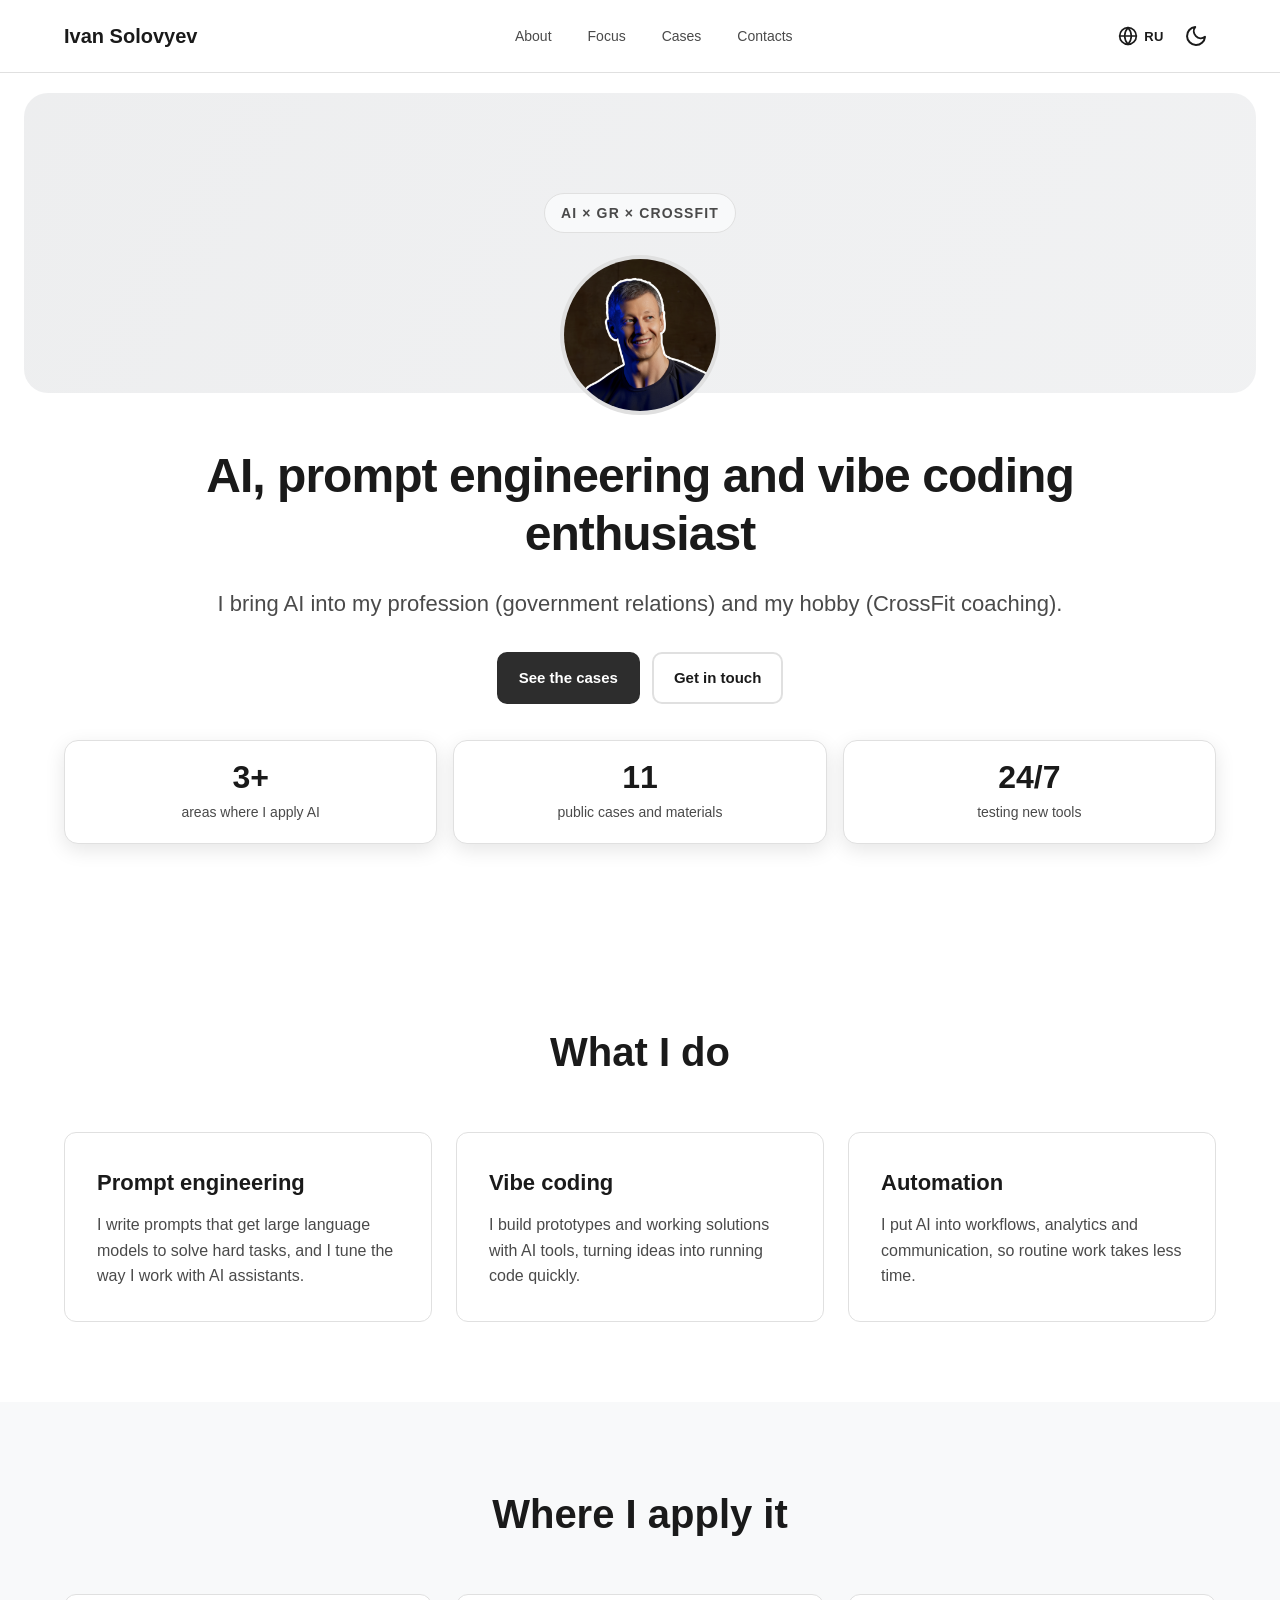
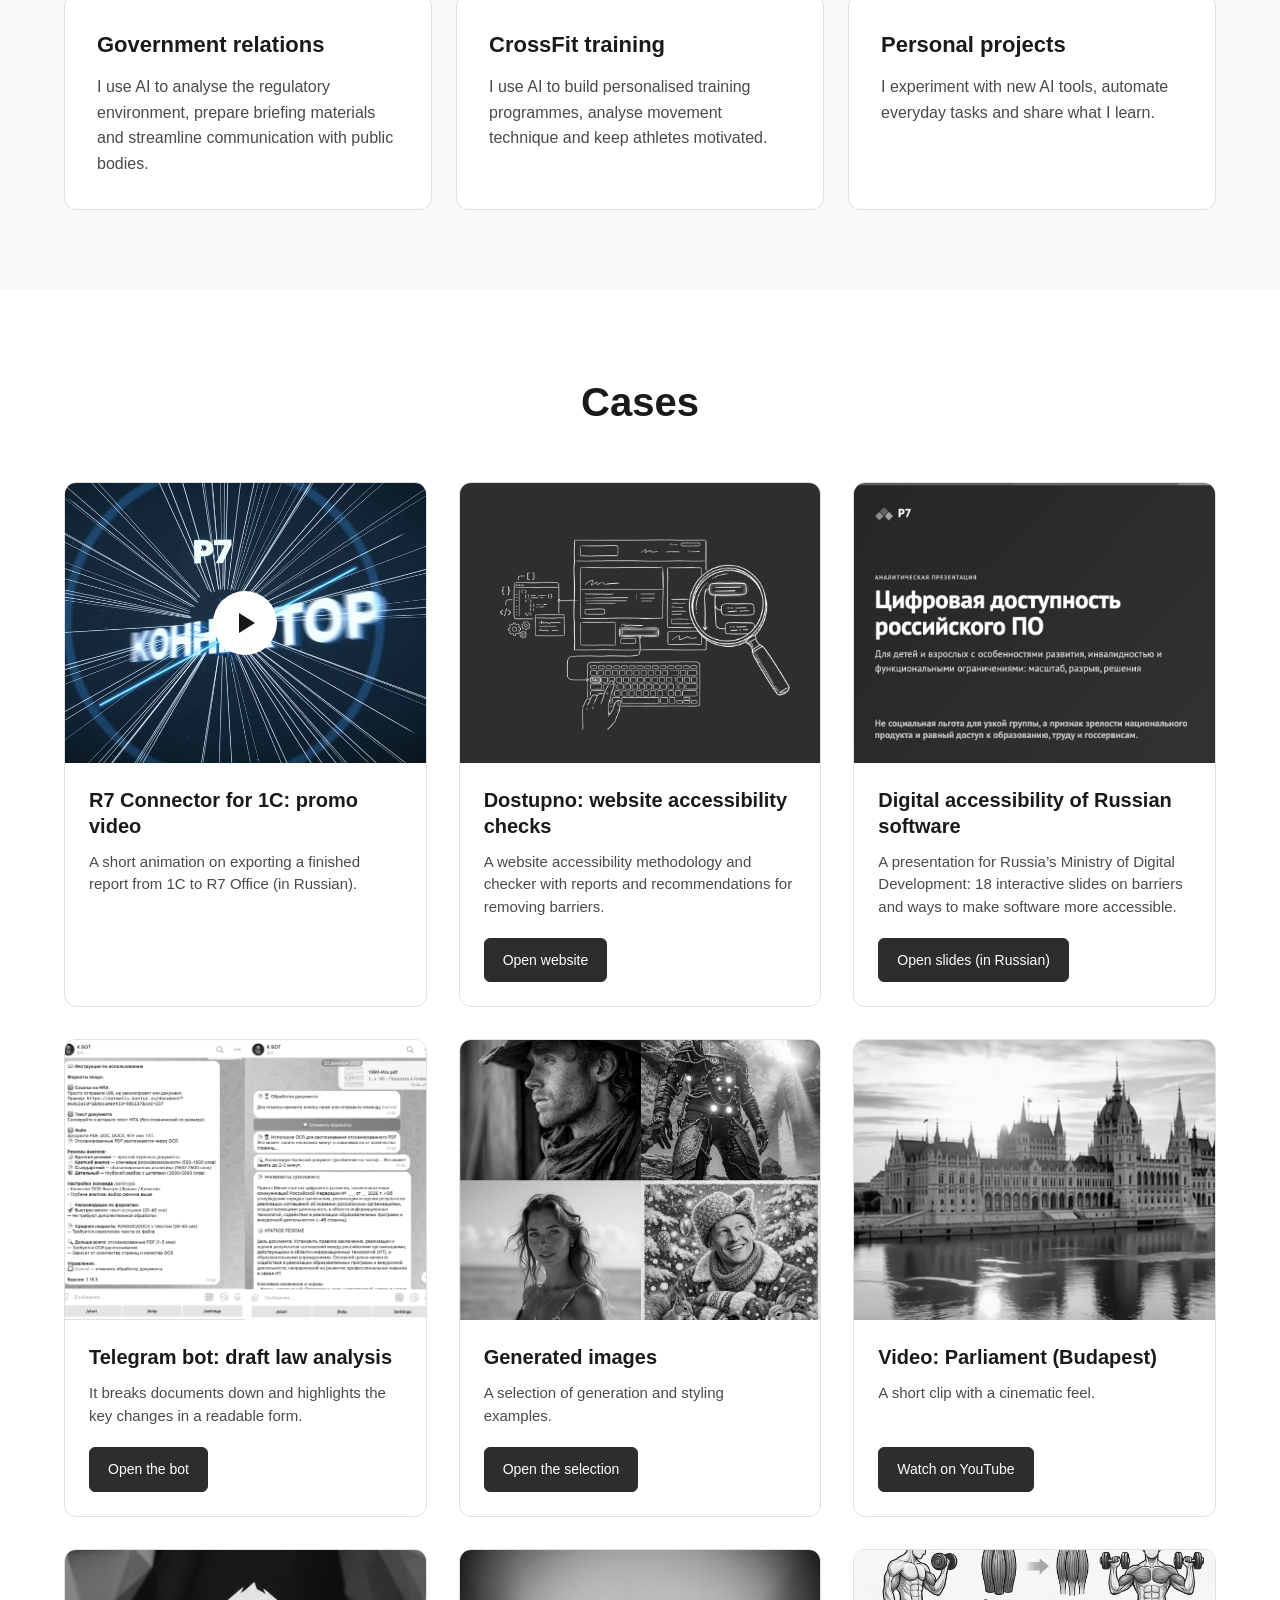
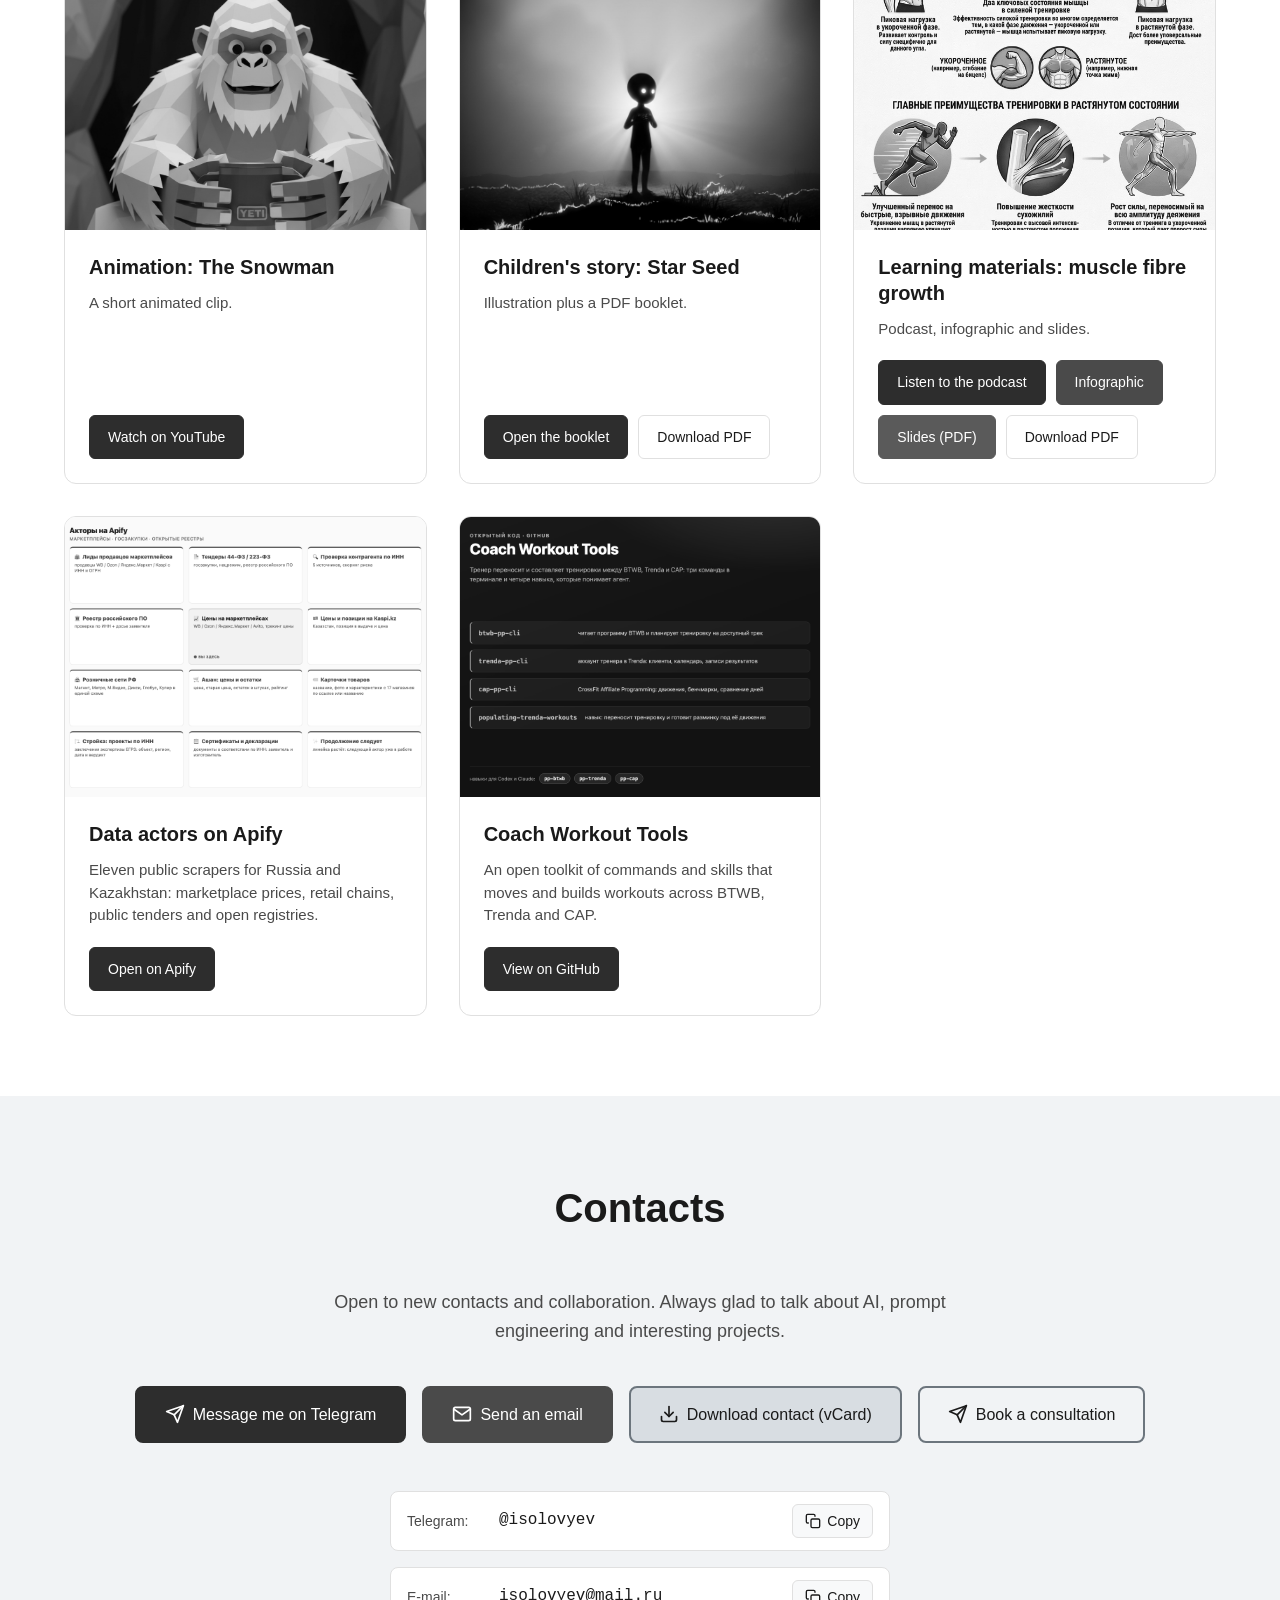
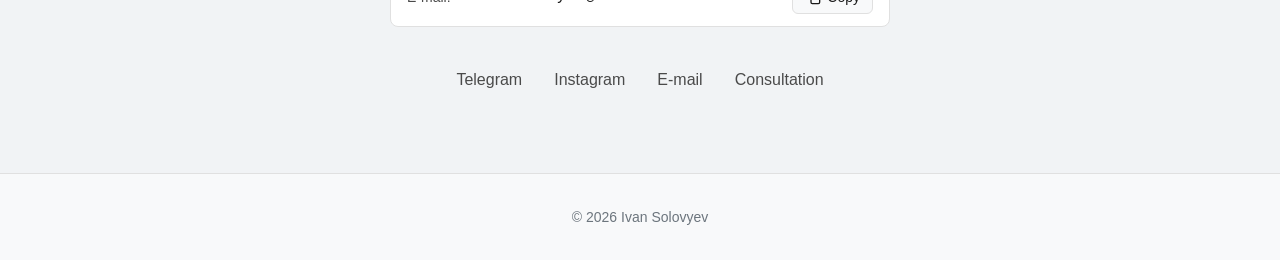
<file: index.html>
<!DOCTYPE html>
<html lang="ru">
<head>
    <meta charset="UTF-8">
    <meta name="viewport" content="width=device-width, initial-scale=1.0">
    <meta name="description" content="Иван Соловьев — энтузиаст ИИ, промт-инжиниринга и вайб-кодинга. Внедряю искусственный интеллект в GR-менеджмент и тренерскую практику CrossFit.">
    
    <!-- Open Graph -->
    <meta property="og:title" content="Иван Соловьев — Энтузиаст ИИ и промт-инжиниринга">
    <meta property="og:description" content="Внедряю ИИ в профессиональную деятельность (GR-менеджер) и хобби (тренер CrossFit).">
    <meta property="og:type" content="website">
    <meta property="og:url" content="https://isolovyev77.github.io/business-card/">
    <meta property="og:image" content="https://isolovyev77.github.io/business-card/assets/og-image.png">
    <meta property="og:image:width" content="1200">
    <meta property="og:image:height" content="630">
    
    <title>Иван Соловьев — Энтузиаст ИИ</title>
    
    <!-- Favicon -->
    <link rel="icon" type="image/png" sizes="512x512" href="assets/avatar.png">
    <link rel="icon" type="image/png" sizes="192x192" href="assets/avatar.png">
    <link rel="icon" type="image/png" sizes="32x32" href="assets/avatar.png">
    <link rel="icon" type="image/png" sizes="16x16" href="assets/avatar.png">
    <link rel="apple-touch-icon" sizes="180x180" href="assets/avatar.png">
    
    <link rel="stylesheet" href="styles.css?v=8">
</head>
<body>
    <header class="header">
        <div class="container">
            <div class="header-content">
                <div class="logo" data-i18n="logo">Иван Соловьев</div>
                <nav class="header-nav" data-i18n-attr="aria-label:aria.nav" aria-label="Навигация по странице">
                    <a href="#about" data-i18n="nav.about">Обо мне</a>
                    <a href="#focus" data-i18n="nav.focus">Фокус</a>
                    <a href="#cases" data-i18n="nav.cases">Кейсы</a>
                    <a href="#contacts" data-i18n="nav.contacts">Контакты</a>
                </nav>
                <div class="header-actions">
                <button class="lang-toggle" id="langToggle" data-i18n-attr="aria-label:aria.lang|title:aria.lang" aria-label="Switch language" title="Switch language">
                    <svg width="20" height="20" viewBox="0 0 24 24" fill="none" stroke="currentColor" stroke-width="2" stroke-linecap="round" stroke-linejoin="round">
                        <circle cx="12" cy="12" r="10"></circle>
                        <line x1="2" y1="12" x2="22" y2="12"></line>
                        <path d="M12 2a15.3 15.3 0 0 1 4 10 15.3 15.3 0 0 1-4 10 15.3 15.3 0 0 1-4-10 15.3 15.3 0 0 1 4-10z"></path>
                    </svg>
                    <span class="lang-code" id="langCode">EN</span>
                </button>
                <button class="theme-toggle" id="themeToggle" data-i18n-attr="aria-label:aria.theme" aria-label="Переключить тему">
                    <svg class="theme-icon sun-icon" width="24" height="24" viewBox="0 0 24 24" fill="none" stroke="currentColor" stroke-width="2" stroke-linecap="round" stroke-linejoin="round">
                        <circle cx="12" cy="12" r="5"></circle>
                        <line x1="12" y1="1" x2="12" y2="3"></line>
                        <line x1="12" y1="21" x2="12" y2="23"></line>
                        <line x1="4.22" y1="4.22" x2="5.64" y2="5.64"></line>
                        <line x1="18.36" y1="18.36" x2="19.78" y2="19.78"></line>
                        <line x1="1" y1="12" x2="3" y2="12"></line>
                        <line x1="21" y1="12" x2="23" y2="12"></line>
                        <line x1="4.22" y1="19.78" x2="5.64" y2="18.36"></line>
                        <line x1="18.36" y1="5.64" x2="19.78" y2="4.22"></line>
                    </svg>
                    <svg class="theme-icon moon-icon" width="24" height="24" viewBox="0 0 24 24" fill="none" stroke="currentColor" stroke-width="2" stroke-linecap="round" stroke-linejoin="round">
                        <path d="M21 12.79A9 9 0 1 1 11.21 3 7 7 0 0 0 21 12.79z"></path>
                    </svg>
                </button>
                </div>
            </div>
        </div>
    </header>

    <main>
        <!-- Hero Section -->
        <section class="hero" id="about">
            <div class="container">
                <p class="hero-kicker">AI × GR × CrossFit</p>
                <div class="avatar">
                    <img src="assets/avatar.png" alt="Иван Соловьев">
                </div>
                <h1 class="hero-title" data-i18n="hero.title">Энтузиаст ИИ, промт-инжиниринга и вайб-кодинга</h1>
                <p class="hero-subtitle" data-i18n="hero.subtitle">Внедряю ИИ в профессиональную деятельность (GR-менеджер) и хобби (тренер CrossFit).</p>
                <div class="hero-actions">
                    <a href="#cases" class="btn-primary" data-i18n="hero.btnCases">Смотреть кейсы</a>
                    <a href="#contacts" class="btn-outline" data-i18n="hero.btnContact">Связаться</a>
                </div>
                <div class="hero-metrics">
                    <article class="metric">
                        <p class="metric-value">3+</p>
                        <p class="metric-label" data-i18n="metric1">направления применения ИИ</p>
                    </article>
                    <article class="metric">
                        <p class="metric-value" id="casesCount">8</p>
                        <p class="metric-label" id="casesLabel">публичных кейсов и материалов</p>
                    </article>
                    <article class="metric">
                        <p class="metric-value">24/7</p>
                        <p class="metric-label" data-i18n="metric3">тестирование новых инструментов</p>
                    </article>
                </div>
            </div>
        </section>

        <!-- Что делаю -->
        <section class="section" id="focus">
            <div class="container">
                <h2 class="section-title" data-i18n="sec.focus">Что делаю</h2>
                <div class="cards">
                    <div class="card">
                        <h3 class="card-title" data-i18n="focus1.title">Промт-инжиниринг</h3>
                        <p class="card-text" data-i18n="focus1.text">Создаю эффективные промпты для решения сложных задач с помощью больших языковых моделей. Оптимизирую взаимодействие с ИИ-ассистентами.</p>
                    </div>
                    <div class="card">
                        <h3 class="card-title" data-i18n="focus2.title">Вайб-кодинг</h3>
                        <p class="card-text" data-i18n="focus2.text">Разрабатываю прототипы и решения с помощью ИИ-инструментов. Быстро воплощаю идеи в работающий код.</p>
                    </div>
                    <div class="card">
                        <h3 class="card-title" data-i18n="focus3.title">Автоматизация</h3>
                        <p class="card-text" data-i18n="focus3.text">Внедряю ИИ-решения для оптимизации рабочих процессов, аналитики и коммуникаций. Делаю рутину проще и эффективнее.</p>
                    </div>
                </div>
            </div>
        </section>

        <!-- Где применяю -->
        <section class="section section-alt">
            <div class="container">
                <h2 class="section-title" data-i18n="sec.apply">Где применяю</h2>
                <div class="cards">
                    <div class="card">
                        <h3 class="card-title" data-i18n="apply1.title">GR-менеджмент</h3>
                        <p class="card-text" data-i18n="apply1.text">Использую ИИ для анализа регуляторной среды, подготовки аналитических материалов и оптимизации коммуникаций с государственными структурами.</p>
                    </div>
                    <div class="card">
                        <h3 class="card-title" data-i18n="apply2.title">CrossFit тренировки</h3>
                        <p class="card-text" data-i18n="apply2.text">Применяю ИИ для создания персонализированных программ тренировок, анализа техники движений и мотивации спортсменов.</p>
                    </div>
                    <div class="card">
                        <h3 class="card-title" data-i18n="apply3.title">Личные проекты</h3>
                        <p class="card-text" data-i18n="apply3.text">Экспериментирую с новыми ИИ-инструментами, создаю автоматизированные решения для повседневных задач и делюсь опытом.</p>
                    </div>
                </div>
            </div>
        </section>

        <!-- Кейсы / проекты -->
        <section class="section" id="cases">
            <div class="container">
                <h2 class="section-title" data-i18n="sec.cases">Кейсы</h2>
                <div class="cases-grid">
                    <div class="case-card">
                        <button class="case-thumb case-video-cover" id="connectorPlay" type="button" hidden
                            aria-label="Воспроизвести рекламный ролик «Р7-Коннектор для 1С»"
                            data-i18n-attr="aria-label:case.connector.playLabel">
                            <img src="assets/r7-connector-poster.webp?v=3" alt="" width="960" height="540">
                            <span class="case-video-play-icon" aria-hidden="true"></span>
                        </button>
                        <video class="case-thumb case-video" id="connectorVideo" controls playsinline preload="none" hidden tabindex="0"
                            poster="assets/r7-connector-poster.webp?v=3" data-src="assets/r7-connector.mp4"
                            aria-label="Рекламный ролик «Р7-Коннектор для 1С»"
                            data-i18n-attr="aria-label:case.connector.videoLabel">
                            <a href="assets/r7-connector.mp4" data-i18n="case.connector.videoLink">Открыть ролик (MP4)</a>
                        </video>
                        <div class="case-body">
                            <h3 class="case-title" data-i18n="case.connector.title">Рекламный ролик «Р7-Коннектор для 1С»</h3>
                            <p class="case-description" data-i18n="case.connector.desc">Короткая анимация о том, как перенести готовый отчёт из 1С в Р7 офис.</p>
                            <noscript>
                                <a href="assets/r7-connector.mp4">Открыть ролик (MP4)</a>
                            </noscript>
                        </div>
                    </div>

                    <div class="case-card">
                        <a href="https://isolovyev.gitverse.site/dostupno/" target="_blank" rel="noopener noreferrer" class="case-thumb" data-i18n-attr="href:case.dostupno.url">
                            <img src="assets/dostupno.webp" alt="Иллюстрация проекта «Доступно»: сайт, клавиатура и лупа" data-i18n-attr="alt:case.dostupno.alt" loading="lazy">
                        </a>
                        <div class="case-body">
                            <h3 class="case-title" data-i18n="case.dostupno.title">Доступно: проверка доступности сайтов</h3>
                            <p class="case-description" data-i18n="case.dostupno.desc">Методика и сервис для проверки сайтов с отчётами и рекомендациями по устранению барьеров.</p>
                            <div class="case-actions">
                                <a href="https://isolovyev.gitverse.site/dostupno/" target="_blank" rel="noopener noreferrer" class="btn-primary" data-i18n="case.dostupno.btn" data-i18n-attr="href:case.dostupno.url">Открыть сайт</a>
                            </div>
                        </div>
                    </div>

                    <div class="case-card">
                        <a href="https://isolovyev.gitverse.site/accessibility/" target="_blank" rel="noopener noreferrer" class="case-thumb">
                            <img src="assets/software-accessibility.webp" alt="Титульный слайд презентации «Цифровая доступность российского ПО»" data-i18n-attr="alt:case.accessibility.alt" loading="lazy">
                        </a>
                        <div class="case-body">
                            <h3 class="case-title" data-i18n="case.accessibility.title">Цифровая доступность российского ПО</h3>
                            <p class="case-description" data-i18n="case.accessibility.desc">Презентация для Минцифры России: 18 интерактивных слайдов о барьерах и способах сделать программы доступнее.</p>
                            <div class="case-actions">
                                <a href="https://isolovyev.gitverse.site/accessibility/" target="_blank" rel="noopener noreferrer" class="btn-primary" data-i18n="case.accessibility.btn">Открыть презентацию</a>
                            </div>
                        </div>
                    </div>

                    <!-- Кейс 1: Telegram-бот -->
                    <div class="case-card">
                        <a href="https://t.me/is_k_bot" target="_blank" rel="noopener noreferrer" class="case-thumb">
                            <img src="assets/telegram-bot.png" alt="Telegram-бот: анализ законопроектов">
                        </a>
                        <div class="case-body">
                            <h3 class="case-title" data-i18n="case1.title">Telegram-бот: анализ законопроектов</h3>
                            <p class="case-description" data-i18n="case1.desc">Разбор документов и выделение ключевых изменений в удобном формате.</p>
                            <div class="case-actions">
                                <a href="https://t.me/is_k_bot" target="_blank" rel="noopener noreferrer" class="btn-primary" data-i18n="case1.btn">Открыть бота</a>
                            </div>
                        </div>
                    </div>

                    <!-- Кейс 2: Сгенерированные изображения -->
                    <div class="case-card">
                        <a href="assets/generated-pictures.png" target="_blank" rel="noopener noreferrer" class="case-thumb">
                            <img src="assets/generated-pictures.png" alt="Сгенерированные изображения">
                        </a>
                        <div class="case-body">
                            <h3 class="case-title" data-i18n="case2.title">Сгенерированные изображения</h3>
                            <p class="case-description" data-i18n="case2.desc">Подборка примеров генерации и стилизации.</p>
                            <div class="case-actions">
                                <a href="assets/generated-pictures.png" target="_blank" rel="noopener noreferrer" class="btn-primary" data-i18n="case2.btn">Открыть подборку</a>
                            </div>
                        </div>
                    </div>

                    <!-- Кейс 3: Видео Parliament -->
                    <div class="case-card">
                        <a href="https://youtu.be/h38KX3bHA58" target="_blank" rel="noopener noreferrer" class="case-thumb">
                            <img src="assets/parliament-film.png" alt="Видео: Parliament (Budapest)">
                        </a>
                        <div class="case-body">
                            <h3 class="case-title" data-i18n="case3.title">Видео: Parliament (Budapest)</h3>
                            <p class="case-description" data-i18n="case3.desc">Короткий ролик с кинематографической подачей.</p>
                            <div class="case-actions">
                                <a href="https://youtu.be/h38KX3bHA58" target="_blank" rel="noopener noreferrer" class="btn-primary" data-i18n="btn.youtube">Смотреть на YouTube</a>
                            </div>
                        </div>
                    </div>

                    <!-- Кейс 4: Мультфильм Снежный человек -->
                    <div class="case-card">
                        <a href="https://youtube.com/shorts/rkr03uuGaTg" target="_blank" rel="noopener noreferrer" class="case-thumb">
                            <img src="assets/yeti-film.png" alt="Мультфильм: Снежный человек">
                        </a>
                        <div class="case-body">
                            <h3 class="case-title" data-i18n="case4.title">Мультфильм: Снежный человек</h3>
                            <p class="case-description" data-i18n="case4.desc">Короткий анимационный ролик.</p>
                            <div class="case-actions">
                                <a href="https://youtube.com/shorts/rkr03uuGaTg" target="_blank" rel="noopener noreferrer" class="btn-primary" data-i18n="btn.youtube">Смотреть на YouTube</a>
                            </div>
                        </div>
                    </div>

                    <!-- Кейс 5: Детская сказка Star Seed -->
                    <div class="case-card">
                        <a href="assets/star-seed.pdf" target="_blank" rel="noopener noreferrer" class="case-thumb">
                            <img src="assets/star-seed.png" alt="Детская сказка: Star Seed">
                        </a>
                        <div class="case-body">
                            <h3 class="case-title" data-i18n="case5.title">Детская сказка: Star Seed</h3>
                            <p class="case-description" data-i18n="case5.desc">Иллюстрация + буклет в PDF.</p>
                            <div class="case-actions">
                                <a href="assets/star-seed.pdf" target="_blank" rel="noopener noreferrer" class="btn-primary" data-i18n="case5.btn">Открыть буклет</a>
                                <a href="assets/star-seed.pdf" download class="btn-outline" data-i18n="btn.downloadPdf">Скачать PDF</a>
                            </div>
                        </div>
                    </div>

                    <!-- Кейс 6: Материалы о росте мышечных волокон -->
                    <div class="case-card">
                        <a href="https://youtu.be/qCwTUaNM5P4" target="_blank" rel="noopener noreferrer" class="case-thumb">
                            <img src="assets/muscle-growth.png" alt="Материалы: рост мышечных волокон">
                        </a>
                        <div class="case-body">
                            <h3 class="case-title" data-i18n="case6.title">Учебные материалы: рост мышечных волокон</h3>
                            <p class="case-description" data-i18n="case6.desc">Подкаст + инфографика + презентация.</p>
                            <div class="case-actions">
                                <a href="https://youtu.be/qCwTUaNM5P4" target="_blank" rel="noopener noreferrer" class="btn-primary" data-i18n="case6.btn1">Смотреть подкаст</a>
                                <a href="assets/muscle-infographics.png" target="_blank" rel="noopener noreferrer" class="btn-secondary" data-i18n="case6.btn2">Инфографика</a>
                                <a href="assets/muscle-presentation.pdf" target="_blank" rel="noopener noreferrer" class="btn-tertiary" data-i18n="case6.btn3">Презентация (PDF)</a>
                                <a href="assets/muscle-presentation.pdf" download class="btn-outline" data-i18n="btn.downloadPdf">Скачать PDF</a>
                            </div>
                        </div>
                    </div>

                    <!-- Кейс 7 -->
                    <div class="case-card">
                        <a href="https://apify.com/isolovyev" target="_blank" rel="noopener noreferrer" class="case-thumb">
                            <img src="assets/apify-actors.png" alt="Линейка акторов на Apify: маркетплейсы, госзакупки, открытые реестры">
                        </a>
                        <div class="case-body">
                            <h3 class="case-title" data-i18n="case7.title">Акторы для сбора данных на Apify</h3>
                            <p class="case-description" data-i18n="case7.desc">Одиннадцать публичных сборщиков по России и Казахстану: цены на маркетплейсах, розничные сети, госзакупки, открытые реестры.</p>
                            <div class="case-actions">
                                <a href="https://apify.com/isolovyev" target="_blank" rel="noopener noreferrer" class="btn-primary" data-i18n="case7.btn">Открыть на Apify</a>
                            </div>
                        </div>
                    </div>

                    <!-- Кейс 8 -->
                    <div class="case-card">
                        <a href="https://github.com/isolovyev77/coach-workout-tools" target="_blank" rel="noopener noreferrer" class="case-thumb">
                            <img src="assets/coach-workout-tools.png" alt="Coach Workout Tools: команды и навыки для переноса тренировок">
                        </a>
                        <div class="case-body">
                            <h3 class="case-title" data-i18n="case8.title">Coach Workout Tools</h3>
                            <p class="case-description" data-i18n="case8.desc">Открытый набор команд и навыков: переносит и составляет тренировки между BTWB, Trenda и CAP.</p>
                            <div class="case-actions">
                                <a href="https://github.com/isolovyev77/coach-workout-tools" target="_blank" rel="noopener noreferrer" class="btn-primary" data-i18n="case8.btn">Открыть на GitHub</a>
                            </div>
                        </div>
                    </div>
                </div>
            </div>
        </section>

        <!-- Контакты -->
        <section class="section section-contacts" id="contacts">
            <div class="container">
                <h2 class="section-title" data-i18n="sec.contacts">Контакты</h2>
                <p class="contacts-intro" data-i18n="contacts.intro">Открыт к новым знакомствам и сотрудничеству. Всегда рад обсудить ИИ, промт-инжиниринг и интересные проекты.</p>
                
                <div class="contact-buttons">
                    <a href="https://t.me/isolovyev" target="_blank" rel="noopener noreferrer" class="contact-btn btn-primary">
                        <svg width="20" height="20" viewBox="0 0 24 24" fill="none" stroke="currentColor" stroke-width="2" stroke-linecap="round" stroke-linejoin="round">
                            <path d="M22 2L11 13"></path>
                            <path d="M22 2L15 22L11 13L2 9L22 2Z"></path>
                        </svg>
                        <span data-i18n="contact.tg">Написать в Telegram</span>
                    </a>
                    
                    <a href="mailto:isolovyev@mail.ru" class="contact-btn btn-secondary">
                        <svg width="20" height="20" viewBox="0 0 24 24" fill="none" stroke="currentColor" stroke-width="2" stroke-linecap="round" stroke-linejoin="round">
                            <path d="M4 4h16c1.1 0 2 .9 2 2v12c0 1.1-.9 2-2 2H4c-1.1 0-2-.9-2-2V6c0-1.1.9-2 2-2z"></path>
                            <polyline points="22,6 12,13 2,6"></polyline>
                        </svg>
                        <span data-i18n="contact.mail">Написать письмо</span>
                    </a>
                    
                    <a href="assets/ivan-solovyev.vcf" download class="contact-btn btn-soft">
                        <svg width="20" height="20" viewBox="0 0 24 24" fill="none" stroke="currentColor" stroke-width="2" stroke-linecap="round" stroke-linejoin="round">
                            <path d="M21 15v4a2 2 0 0 1-2 2H5a2 2 0 0 1-2-2v-4"></path>
                            <polyline points="7 10 12 15 17 10"></polyline>
                            <line x1="12" y1="15" x2="12" y2="3"></line>
                        </svg>
                        <span data-i18n="contact.vcard">Скачать контакт (vCard)</span>
                    </a>
                    <a href="https://t.me/is_consulting_bot" target="_blank" rel="noopener noreferrer" class="contact-btn btn-outline">
                        <svg width="20" height="20" viewBox="0 0 24 24" fill="none" stroke="currentColor" stroke-width="2" stroke-linecap="round" stroke-linejoin="round" aria-hidden="true">
                            <path d="M22 2L11 13"></path>
                            <path d="M22 2L15 22L11 13L2 9L22 2Z"></path>
                        </svg>
                        <span data-i18n="contact.consultation">Заказать консультацию</span>
                    </a>
                </div>

                <div class="copy-contacts">
                    <div class="copy-item">
                        <span class="copy-label" data-i18n="copy.tgLabel">Telegram:</span>
                        <span class="copy-value">@isolovyev</span>
                        <button class="copy-btn" data-copy="@isolovyev" aria-label="Скопировать Telegram">
                            <svg width="16" height="16" viewBox="0 0 24 24" fill="none" stroke="currentColor" stroke-width="2" stroke-linecap="round" stroke-linejoin="round">
                                <rect x="9" y="9" width="13" height="13" rx="2" ry="2"></rect>
                                <path d="M5 15H4a2 2 0 0 1-2-2V4a2 2 0 0 1 2-2h9a2 2 0 0 1 2 2v1"></path>
                            </svg>
                            <span data-i18n="copy.btn">Скопировать</span>
                        </button>
                    </div>
                    <div class="copy-item">
                        <span class="copy-label" data-i18n="copy.mailLabel">E-mail:</span>
                        <span class="copy-value">isolovyev@mail.ru</span>
                        <button class="copy-btn" data-copy="isolovyev@mail.ru" aria-label="Скопировать E-mail">
                            <svg width="16" height="16" viewBox="0 0 24 24" fill="none" stroke="currentColor" stroke-width="2" stroke-linecap="round" stroke-linejoin="round">
                                <rect x="9" y="9" width="13" height="13" rx="2" ry="2"></rect>
                                <path d="M5 15H4a2 2 0 0 1-2-2V4a2 2 0 0 1 2-2h9a2 2 0 0 1 2 2v1"></path>
                            </svg>
                            <span data-i18n="copy.btn">Скопировать</span>
                        </button>
                    </div>
                </div>

                <div class="social-links">
                    <a href="https://t.me/isolovyev" target="_blank" rel="noopener noreferrer" class="social-link" aria-label="Telegram">Telegram</a>
                    <a href="https://instagram.com/isolovyev" target="_blank" rel="noopener noreferrer" class="social-link" aria-label="Instagram">Instagram</a>
                    <a href="mailto:isolovyev@mail.ru" class="social-link" aria-label="Email">E-mail</a>
                    <a href="https://t.me/is_consulting_bot" target="_blank" rel="noopener noreferrer" class="social-link" data-i18n="contact.consultationShort">Консультация</a>
                </div>
            </div>
        </section>
    </main>

    <footer class="footer">
        <div class="container">
            <p class="footer-text">&copy; <span id="currentYear"></span> <span data-i18n="logo">Иван Соловьев</span></p>
        </div>
    </footer>

    <script src="script.js?v=8"></script>
</body>
</html>
</file>
<file: styles.css>
/* Базовые переменные */
:root {
    /* Цвета для светлой темы */
    --bg-primary: #ffffff;
    --bg-secondary: #f8f9fa;
    --bg-alt: #f1f3f5;
    --text-primary: #1a1a1a;
    --text-secondary: #4a4a4a;
    --text-muted: #6c757d;
    --border-color: #e0e0e0;
    --accent-primary: #2d2d2d;
    --accent-secondary: #4a4a4a;
    --accent-hover: #1a1a1a;
    --accent-hover-secondary: #2a2a2a;
    --shadow: rgba(0, 0, 0, 0.1);
    --shadow-lg: rgba(0, 0, 0, 0.15);
    --gradient-primary: linear-gradient(120deg, #1f2937 0%, #374151 45%, #4b5563 100%);
}

/* Темная тема */
[data-theme="dark"] {
    --bg-primary: #1a1a1a;
    --bg-secondary: #242424;
    --bg-alt: #2d2d2d;
    --text-primary: #f5f5f5;
    --text-secondary: #d0d0d0;
    --text-muted: #a0a0a0;
    --border-color: #404040;
    --accent-primary: #b0b0b0;
    --accent-secondary: #8a8a8a;
    --accent-hover: #6a6a6a;
    --accent-hover-secondary: #5a5a5a;
    --shadow: rgba(0, 0, 0, 0.3);
    --shadow-lg: rgba(0, 0, 0, 0.5);
    --gradient-primary: linear-gradient(120deg, #0f172a 0%, #1f2937 40%, #374151 100%);
}

/* Сброс стилей */
* {
    margin: 0;
    padding: 0;
    box-sizing: border-box;
}

/* Основные стили */
body {
    font-family: -apple-system, BlinkMacSystemFont, 'Segoe UI', Roboto, 'Helvetica Neue', Arial, sans-serif;
    background-color: var(--bg-primary);
    color: var(--text-primary);
    line-height: 1.6;
    transition: background-color 0.3s ease, color 0.3s ease;
}

/* Контейнер */
.container {
    max-width: 1200px;
    margin: 0 auto;
    padding: 0 24px;
}

/* Шапка */
.header {
    background-color: color-mix(in srgb, var(--bg-primary) 88%, transparent);
    border-bottom: 1px solid var(--border-color);
    position: sticky;
    top: 0;
    z-index: 100;
    backdrop-filter: blur(10px);
    transition: background-color 0.3s ease, border-color 0.3s ease;
}

.header-content {
    display: flex;
    justify-content: space-between;
    align-items: center;
    padding: 16px 0;
    gap: 20px;
}

.logo {
    font-size: 20px;
    font-weight: 600;
    color: var(--text-primary);
}

.header-nav {
    display: flex;
    align-items: center;
    gap: 16px;
}

.header-nav a {
    text-decoration: none;
    color: var(--text-secondary);
    font-size: 14px;
    font-weight: 500;
    padding: 6px 10px;
    border-radius: 999px;
    transition: background-color 0.2s ease, color 0.2s ease;
}

.header-nav a:hover {
    background-color: var(--bg-secondary);
    color: var(--text-primary);
}

/* Переключатель темы */
.theme-toggle {
    background: none;
    border: none;
    cursor: pointer;
    padding: 8px;
    display: flex;
    align-items: center;
    justify-content: center;
    border-radius: 8px;
    transition: background-color 0.2s ease;
    color: var(--text-primary);
}

.theme-toggle:hover {
    background-color: var(--bg-secondary);
}

.theme-icon {
    width: 24px;
    height: 24px;
    transition: opacity 0.3s ease;
}

.sun-icon {
    display: none;
}

.moon-icon {
    display: block;
}

[data-theme="dark"] .sun-icon {
    display: block;
}

[data-theme="dark"] .moon-icon {
    display: none;
}

/* Hero секция */
.hero {
    padding: 120px 0 96px;
    text-align: center;
    position: relative;
    overflow: hidden;
}

.hero::before {
    content: "";
    position: absolute;
    inset: 20px 24px auto;
    height: 300px;
    border-radius: 24px;
    background: var(--gradient-primary);
    opacity: 0.08;
    pointer-events: none;
}

.hero .container {
    position: relative;
    z-index: 1;
}

.hero-kicker {
    display: inline-block;
    margin-bottom: 22px;
    padding: 8px 16px;
    border-radius: 999px;
    background-color: var(--bg-secondary);
    border: 1px solid var(--border-color);
    color: var(--text-secondary);
    font-size: 14px;
    font-weight: 600;
    letter-spacing: 0.08em;
    text-transform: uppercase;
}

/* Аватар */
.avatar {
    width: 160px;
    height: 160px;
    margin: 0 auto 32px;
    border-radius: 50%;
    overflow: hidden;
    border: 4px solid var(--border-color);
    transition: border-color 0.3s ease, transform 0.3s ease;
}

.avatar:hover {
    transform: scale(1.05);
}

.avatar img {
    width: 100%;
    height: 100%;
    object-fit: cover;
    display: block;
}

.hero-title {
    font-size: clamp(32px, 5vw, 48px);
    font-weight: 700;
    line-height: 1.2;
    margin-bottom: 24px;
    color: var(--text-primary);
    letter-spacing: -0.02em;
    max-width: 1000px;
    margin-left: auto;
    margin-right: auto;
}

.hero-subtitle {
    font-size: clamp(18px, 2.2vw, 22px);
    color: var(--text-secondary);
    max-width: 100%;
    margin: 0 auto;
    line-height: 1.5;
}

.hero-actions {
    display: flex;
    justify-content: center;
    gap: 12px;
    margin-top: 32px;
}

.hero-actions .btn-primary,
.hero-actions .btn-outline {
    text-decoration: none;
    display: inline-flex;
    align-items: center;
    justify-content: center;
    padding: 12px 20px;
    border-radius: 10px;
    font-size: 15px;
    font-weight: 600;
}

.hero-metrics {
    margin-top: 36px;
    display: grid;
    grid-template-columns: repeat(auto-fit, minmax(220px, 1fr));
    gap: 16px;
}

.metric {
    border: 1px solid var(--border-color);
    background-color: var(--bg-primary);
    border-radius: 14px;
    padding: 20px;
    box-shadow: 0 6px 20px var(--shadow);
}

.metric-value {
    font-size: 32px;
    font-weight: 700;
    line-height: 1;
    color: var(--text-primary);
}

.metric-label {
    margin-top: 8px;
    color: var(--text-secondary);
    font-size: 14px;
}

/* Секции */
.section {
    padding: 80px 0;
}

.section-alt {
    background-color: var(--bg-secondary);
}

.section-title {
    font-size: clamp(28px, 4vw, 40px);
    font-weight: 700;
    text-align: center;
    margin-bottom: 48px;
    color: var(--text-primary);
}

/* Карточки */
.cards {
    display: grid;
    grid-template-columns: repeat(auto-fit, minmax(300px, 1fr));
    gap: 24px;
}

.card {
    background-color: var(--bg-primary);
    padding: 32px;
    border-radius: 12px;
    border: 1px solid var(--border-color);
    transition: transform 0.2s ease, box-shadow 0.2s ease, border-color 0.3s ease;
}

.card:hover {
    transform: translateY(-4px);
    box-shadow: 0 8px 24px var(--shadow-lg);
}

.card-title {
    font-size: 22px;
    font-weight: 600;
    margin-bottom: 12px;
    color: var(--text-primary);
}

.card-text {
    font-size: 16px;
    color: var(--text-secondary);
    line-height: 1.6;
}

.card-list {
    list-style: none;
    padding: 0;
    margin: 0;
}

.card-list li {
    font-size: 16px;
    color: var(--text-secondary);
    line-height: 1.6;
    padding-left: 24px;
    position: relative;
    margin-bottom: 8px;
}

.card-list li:last-child {
    margin-bottom: 0;
}

.card-list li::before {
    content: "•";
    position: absolute;
    left: 8px;
    color: var(--accent-primary);
    font-weight: bold;
}

/* Секция контактов */
.section-contacts {
    background-color: var(--bg-alt);
}

/* Сетка кейсов */
.cases-grid {
    display: grid;
    grid-template-columns: repeat(auto-fit, minmax(320px, 1fr));
    gap: 32px;
}

/* Карточка кейса */
.case-card {
    background-color: var(--bg-primary);
    border: 1px solid var(--border-color);
    border-radius: 12px;
    overflow: hidden;
    transition: transform 0.2s ease, box-shadow 0.2s ease, border-color 0.3s ease;
    display: flex;
    flex-direction: column;
}

.case-card:hover {
    transform: translateY(-4px);
    box-shadow: 0 8px 24px var(--shadow-lg);
}

/* Превью кейса */
.case-thumb {
    display: block;
    width: 100%;
    height: 280px;
    overflow: hidden;
    position: relative;
    background-color: var(--bg-secondary);
    flex-shrink: 0;
}

.case-thumb img {
    width: 100%;
    height: 100%;
    object-fit: cover;
    transition: transform 0.3s ease, filter 0.3s ease;
    display: block;
    filter: grayscale(100%);
}

.case-thumb:hover img {
    transform: scale(1.05);
    filter: grayscale(0%);
}

.case-thumb[hidden] {
    display: none;
}

.case-video-cover {
    padding: 0;
    border: 0;
    cursor: pointer;
}

.case-video-cover img {
    object-position: 66% center;
    filter: none;
}

.case-video-cover:focus-visible {
    outline: 3px solid #fff;
    outline-offset: -6px;
}

.case-video-play-icon {
    position: absolute;
    top: 50%;
    left: 50%;
    transform: translate(-50%, -50%);
    display: grid;
    place-items: center;
    width: 64px;
    height: 64px;
    border-radius: 50%;
    background: #fff;
}

.case-video-play-icon::after {
    content: "";
    margin-left: 4px;
    border-block: 10px solid transparent;
    border-left: 16px solid #171717;
}

@media (prefers-reduced-motion: reduce) {
    .case-video-cover img {
        transition: none;
    }

    .case-video-cover:hover img {
        transform: none;
    }
}

.case-video {
    object-fit: contain;
    background-color: #171717;
    color: #ffffff;
}

.case-video a {
    color: inherit;
}

/* Тело карточки */
.case-body {
    padding: 24px;
    display: flex;
    flex-direction: column;
    flex: 1;
}

.case-title {
    font-size: 20px;
    font-weight: 600;
    margin-bottom: 12px;
    color: var(--text-primary);
    line-height: 1.3;
}

.case-description {
    font-size: 15px;
    color: var(--text-secondary);
    line-height: 1.5;
    margin-bottom: 20px;
    flex: 1;
}

/* Действия в карточке кейса */
.case-actions {
    display: flex;
    flex-wrap: wrap;
    gap: 10px;
}

.case-actions .btn-primary,
.case-actions .btn-secondary,
.case-actions .btn-tertiary,
.case-actions .btn-outline {
    display: inline-flex;
    align-items: center;
    gap: 6px;
    padding: 10px 18px;
    border-radius: 6px;
    font-size: 14px;
    font-weight: 500;
    text-decoration: none;
    transition: all 0.2s ease;
    cursor: pointer;
    white-space: nowrap;
}

.case-actions .btn-primary {
    background-color: var(--accent-primary);
    color: white;
    border: 1px solid var(--accent-primary);
}

.case-actions .btn-primary:hover {
    background-color: var(--accent-hover);
    border-color: var(--accent-hover);
    transform: translateY(-1px);
    box-shadow: 0 2px 8px var(--shadow-lg);
}

.case-actions .btn-secondary {
    background-color: var(--accent-secondary);
    color: white;
    border: 1px solid var(--accent-secondary);
}

.case-actions .btn-secondary:hover {
    background-color: var(--accent-hover-secondary);
    border-color: var(--accent-hover-secondary);
    transform: translateY(-1px);
    box-shadow: 0 2px 8px var(--shadow-lg);
}

[data-theme="dark"] .case-actions :is(.btn-primary, .btn-secondary):not(:hover) {
    color: var(--bg-primary);
}

.case-actions .btn-tertiary {
    background-color: #5a5a5a;
    color: white;
    border: 1px solid #5a5a5a;
}

.case-actions .btn-tertiary:hover {
    background-color: #3a3a3a;
    border-color: #3a3a3a;
    transform: translateY(-1px);
    box-shadow: 0 2px 8px var(--shadow-lg);
}

.case-actions .btn-outline {
    background-color: transparent;
    color: var(--text-primary);
    border: 1px solid var(--border-color);
}

.case-actions .btn-outline:hover {
    background-color: var(--bg-secondary);
    border-color: var(--text-secondary);
    transform: translateY(-1px);
}

.contacts-intro {
    text-align: center;
    font-size: 18px;
    color: var(--text-secondary);
    max-width: 700px;
    margin: 0 auto 40px;
}

/* Кнопки контактов */
.contact-buttons {
    --contact-soft-bg: #d8dde2;
    --contact-soft-hover: #cbd2d8;
    display: flex;
    flex-wrap: wrap;
    gap: 16px;
    justify-content: center;
    margin-bottom: 48px;
}

.contact-btn {
    display: inline-flex;
    align-items: center;
    gap: 8px;
    padding: 14px 28px;
    border-radius: 8px;
    font-size: 16px;
    font-weight: 500;
    text-decoration: none;
    transition: all 0.2s ease;
    cursor: pointer;
}

.btn-primary {
    background-color: var(--accent-primary);
    color: white;
    border: 2px solid var(--accent-primary);
}

.btn-primary:hover {
    background-color: var(--accent-hover);
    border-color: var(--accent-hover);
    transform: translateY(-2px);
    box-shadow: 0 4px 12px var(--shadow-lg);
}

.btn-secondary {
    background-color: var(--accent-secondary);
    color: white;
    border: 2px solid var(--accent-secondary);
}

.btn-secondary:hover {
    background-color: var(--accent-hover-secondary);
    border-color: var(--accent-hover-secondary);
    transform: translateY(-2px);
    box-shadow: 0 4px 12px var(--shadow-lg);
}

.btn-outline {
    background-color: transparent;
    color: var(--text-primary);
    border: 2px solid var(--border-color);
}

.btn-outline:hover {
    background-color: var(--bg-secondary);
    border-color: var(--text-secondary);
    transform: translateY(-2px);
}

.contact-buttons .btn-soft {
    background-color: var(--contact-soft-bg);
    color: var(--text-primary);
    border: 2px solid var(--text-muted);
}

.contact-buttons .btn-soft:hover {
    background-color: var(--contact-soft-hover);
    transform: translateY(-2px);
}

.contact-buttons .btn-outline:not(:hover) {
    border-color: var(--text-muted);
}

[data-theme="dark"] .contact-buttons {
    --contact-soft-bg: #4d4d4d;
    --contact-soft-hover: #585858;
}

[data-theme="dark"] .contact-buttons :is(.btn-primary, .btn-secondary) {
    color: var(--bg-primary);
}

[data-theme="dark"] .contact-buttons .btn-primary:hover {
    background-color: #c8c8c8;
    border-color: #c8c8c8;
}

[data-theme="dark"] .contact-buttons .btn-secondary:hover {
    background-color: #a3a3a3;
    border-color: #a3a3a3;
}

.contact-buttons .contact-btn:focus-visible,
.social-links .social-link:focus-visible {
    outline: 2px solid var(--text-primary);
    outline-offset: 3px;
}

/* Блок "Скопировать контакты" */
.copy-contacts {
    display: flex;
    flex-direction: column;
    gap: 16px;
    max-width: 500px;
    margin: 0 auto 40px;
}

.copy-item {
    display: flex;
    align-items: center;
    gap: 12px;
    padding: 12px 16px;
    background-color: var(--bg-primary);
    border: 1px solid var(--border-color);
    border-radius: 8px;
    flex-wrap: wrap;
}

.copy-label {
    font-weight: 500;
    color: var(--text-secondary);
    font-size: 14px;
    min-width: 80px;
}

.copy-value {
    flex: 1;
    color: var(--text-primary);
    font-size: 16px;
    font-family: 'Courier New', monospace;
    min-width: 150px;
}

.copy-btn {
    display: inline-flex;
    align-items: center;
    gap: 6px;
    padding: 8px 12px;
    background-color: var(--bg-secondary);
    color: var(--text-primary);
    border: 1px solid var(--border-color);
    border-radius: 6px;
    font-size: 14px;
    font-weight: 500;
    cursor: pointer;
    transition: all 0.2s ease;
    white-space: nowrap;
}

.copy-btn:hover {
    background-color: var(--accent-primary);
    color: white;
    border-color: var(--accent-primary);
}

.copy-btn:active {
    transform: scale(0.95);
}

.copy-btn.copied {
    background-color: #10b981;
    color: white;
    border-color: #10b981;
}

.copy-btn svg {
    width: 16px;
    height: 16px;
}

/* Социальные ссылки */
.social-links {
    display: flex;
    justify-content: center;
    gap: 32px;
    flex-wrap: wrap;
}

.social-link {
    color: var(--text-secondary);
    text-decoration: none;
    font-size: 16px;
    transition: color 0.2s ease;
}

.social-link:hover {
    color: var(--text-primary);
    text-decoration: underline;
}

/* Футер */
.footer {
    background-color: var(--bg-secondary);
    padding: 32px 0;
    border-top: 1px solid var(--border-color);
}

.footer-text {
    text-align: center;
    color: var(--text-muted);
    font-size: 14px;
}

/* Адаптивность */
@media (max-width: 768px) {
    .header-nav {
        display: none;
    }

    .hero {
        padding: 80px 0 60px;
    }
    
    .section {
        padding: 60px 0;
    }
    
    .cards {
        grid-template-columns: 1fr;
    }

    .cases-grid {
        grid-template-columns: 1fr;
        gap: 24px;
    }
    
    .contact-buttons {
        flex-direction: column;
        align-items: stretch;
    }
    
    .contact-btn {
        justify-content: center;
    }
    
    .copy-item {
        flex-direction: column;
        align-items: flex-start;
    }
    
    .copy-value {
        width: 100%;
        word-break: break-all;
    }
    
    .copy-btn {
        width: 100%;
        justify-content: center;
    }
    
    .social-links {
        gap: 24px;
    }

    .hero-actions {
        flex-direction: column;
        align-items: stretch;
        max-width: 300px;
        margin-left: auto;
        margin-right: auto;
    }
}

@media (max-width: 480px) {
    .container {
        padding: 0 16px;
    }
    
    .hero {
        padding: 60px 0 40px;
    }
    
    .avatar {
        width: 120px;
        height: 120px;
        margin-bottom: 24px;
    }
    
    .section {
        padding: 40px 0;
    }
    
    .card {
        padding: 24px;
    }
    
    .section-title {
        margin-bottom: 32px;
    }
}

/* Анимация появления */
@keyframes fadeInUp {
    from {
        opacity: 0;
        transform: translateY(20px);
    }
    to {
        opacity: 1;
        transform: translateY(0);
    }
}

.hero,
.section {
    animation: fadeInUp 0.6s ease-out;
}

/* Переключатель языка рядом с переключателем темы */
.header-actions {
    display: flex;
    align-items: center;
    gap: 4px;
}

.lang-toggle {
    background: none;
    border: none;
    cursor: pointer;
    padding: 8px;
    display: flex;
    align-items: center;
    gap: 6px;
    border-radius: 8px;
    transition: background-color 0.2s ease;
    color: var(--text-primary);
    font: inherit;
    line-height: 1;
}

.lang-toggle:hover {
    background-color: var(--bg-secondary);
}

.lang-code {
    font-size: 13px;
    font-weight: 600;
    letter-spacing: 0.04em;
}

@media (max-width: 480px) {
    .lang-toggle {
        padding: 6px;
        gap: 4px;
    }
    .lang-code {
        font-size: 12px;
    }
}
</file>
